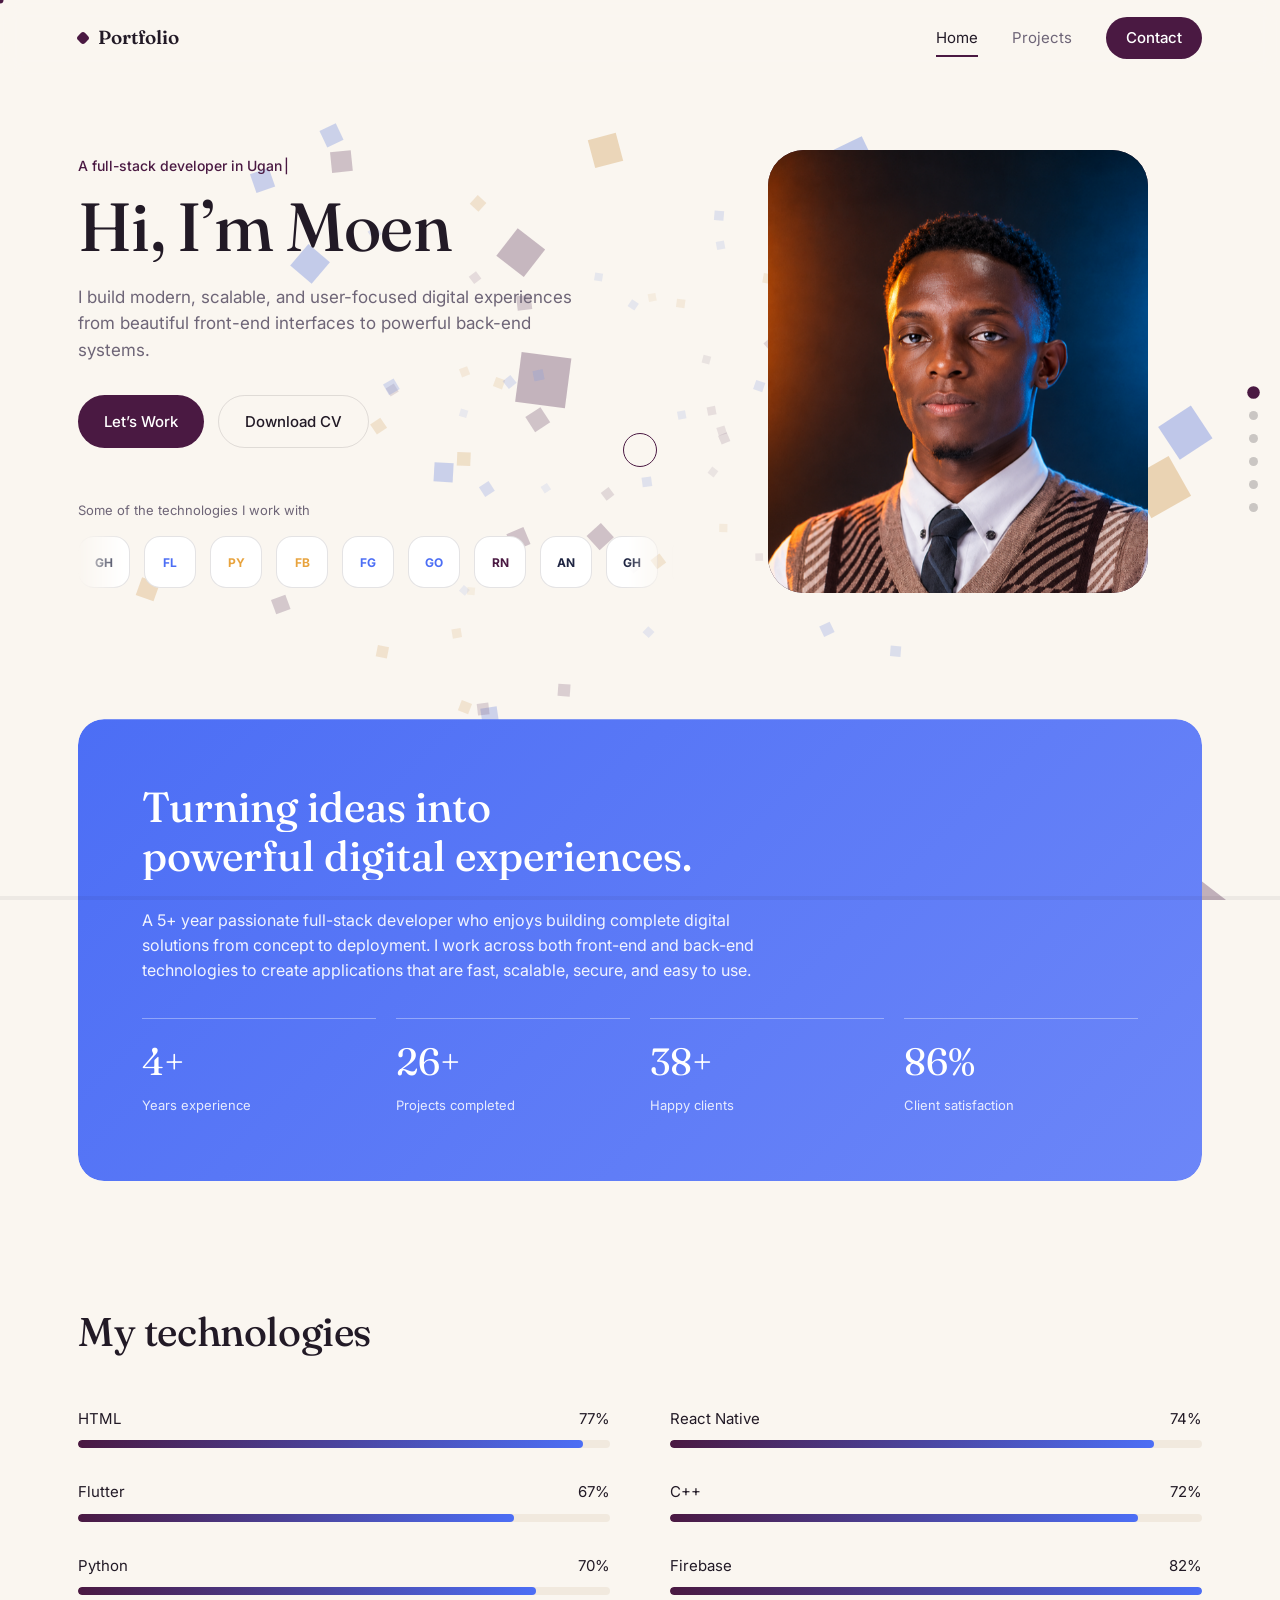
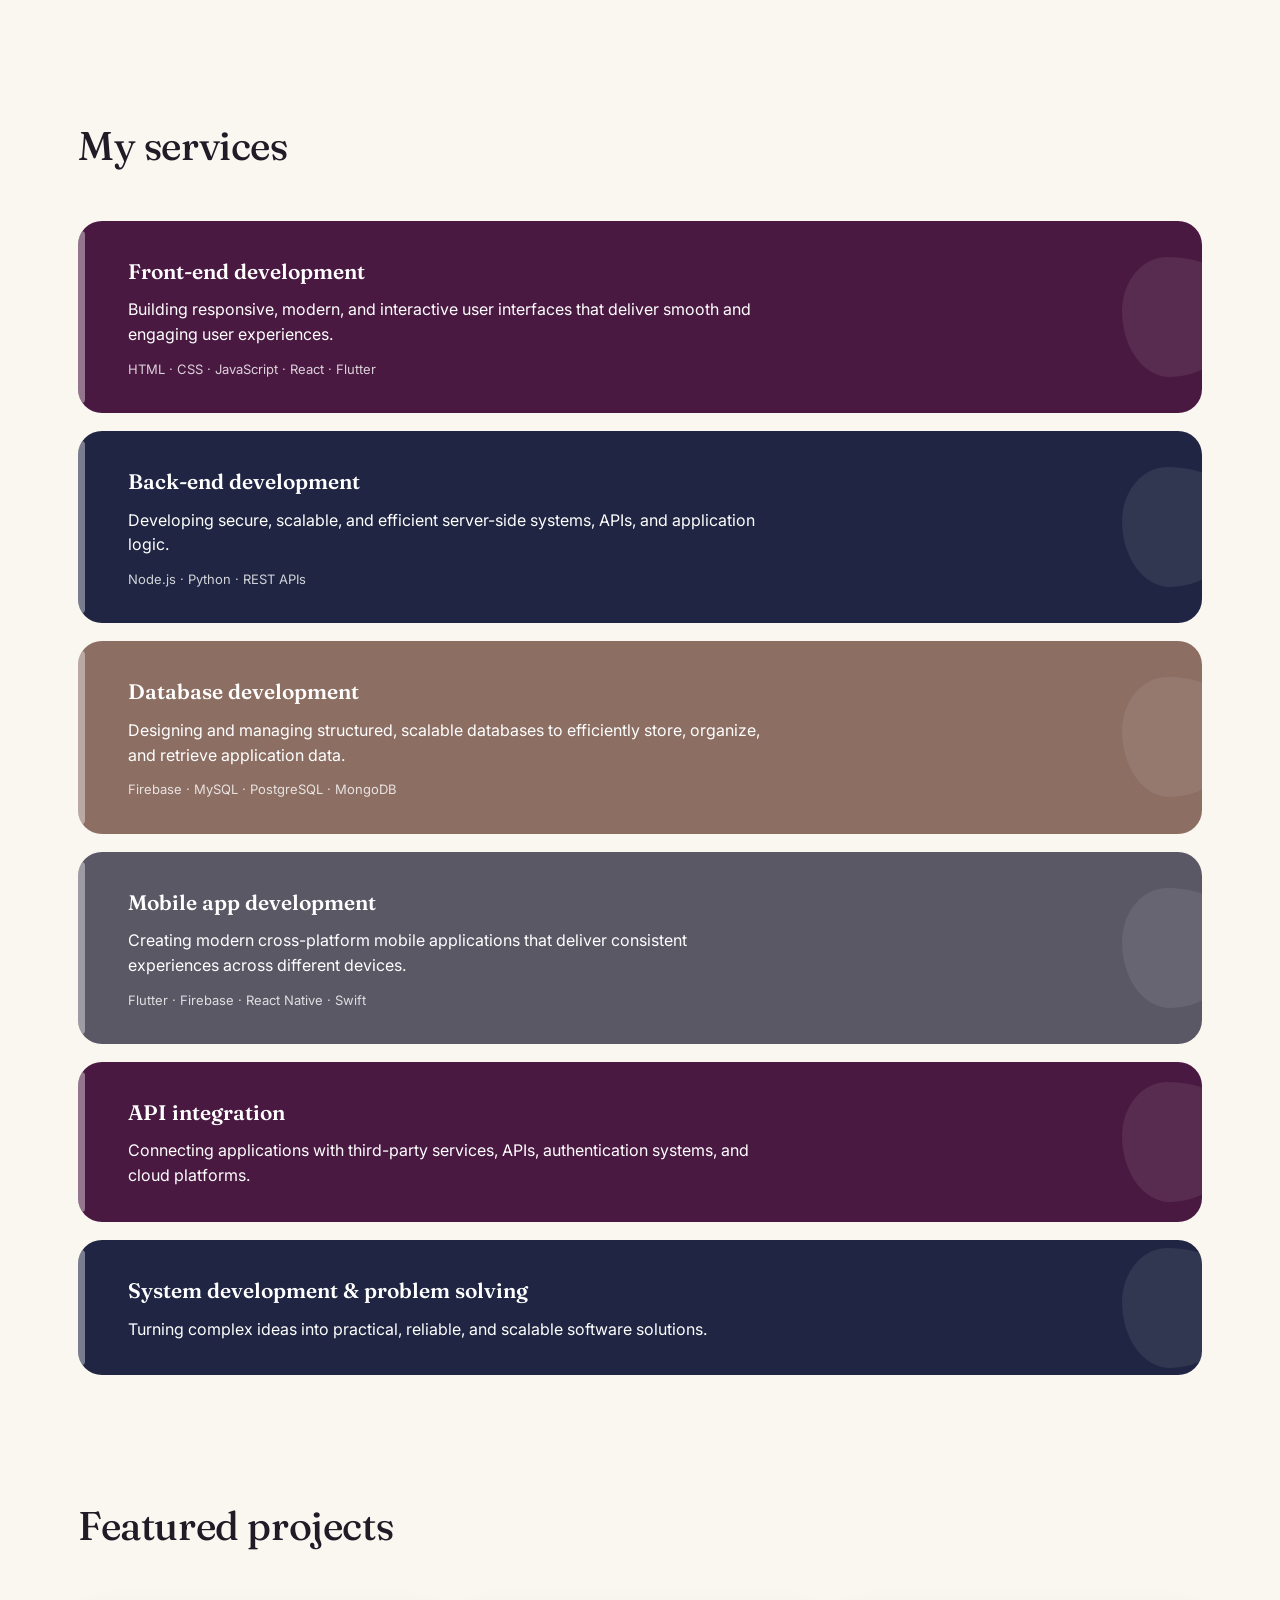
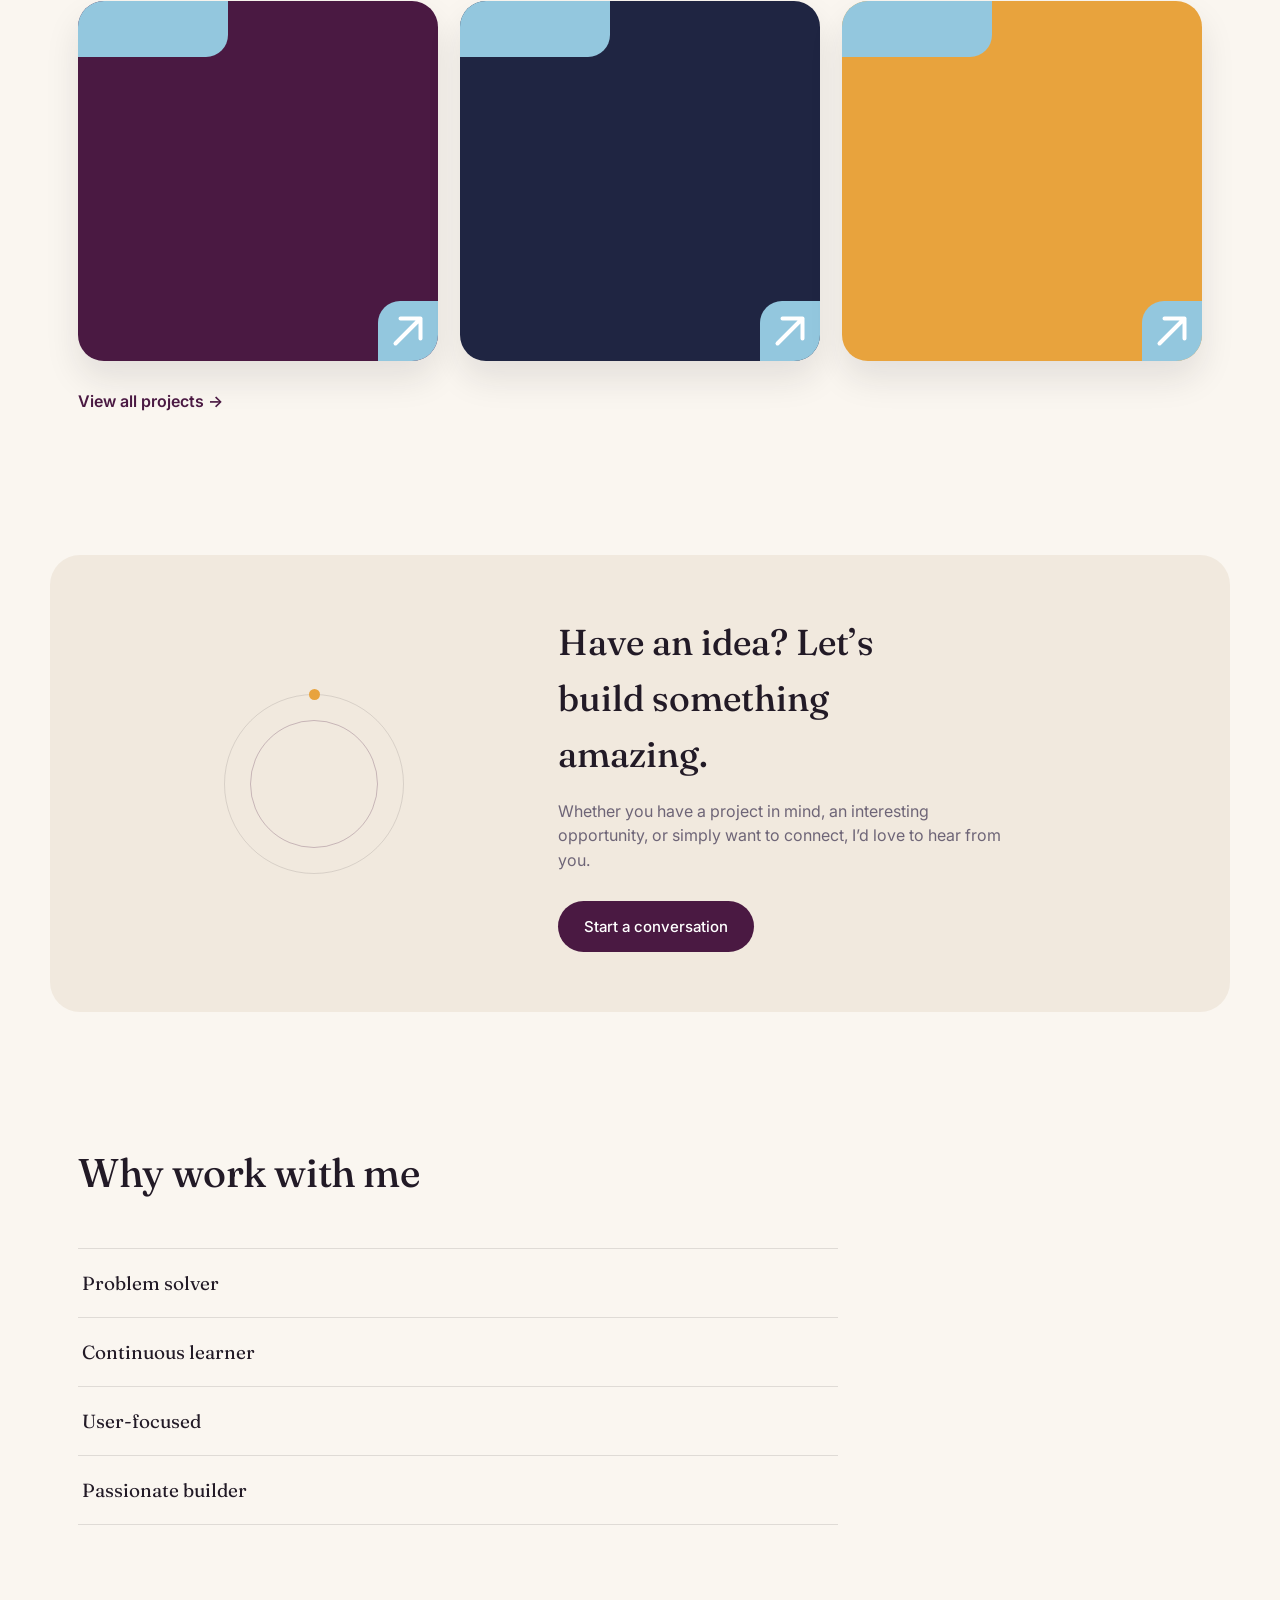
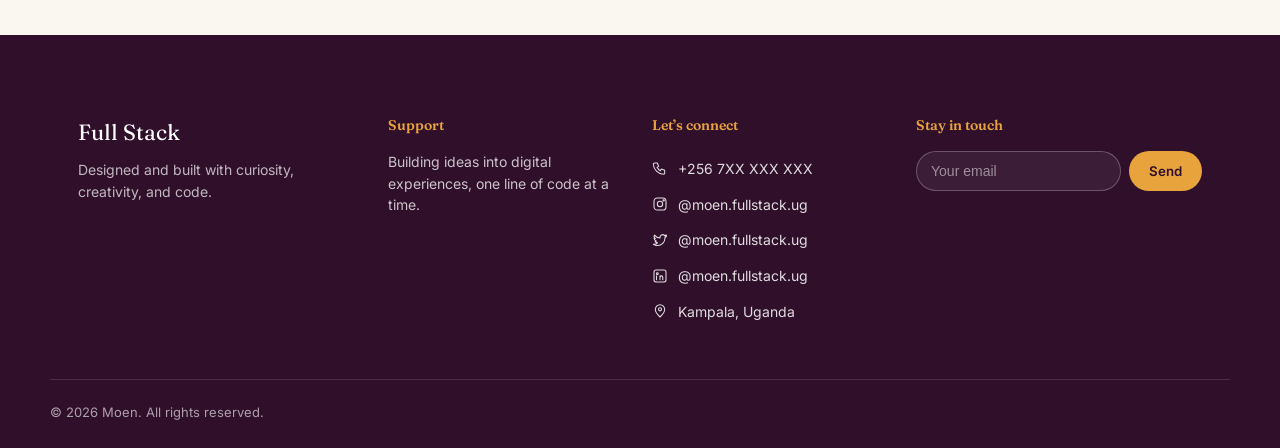
<file: index.html>
<!DOCTYPE html>
<html lang="en">
<head>
<meta charset="UTF-8">
<meta name="viewport" content="width=device-width, initial-scale=1.0">
<title>Moen: Full-Stack Developer in Uganda</title>
<meta name="description" content="Moen is a full-stack developer in Kampala, Uganda building fast, scalable front-end and back-end experiences.">
<link rel="preconnect" href="https://fonts.googleapis.com">
<link rel="preconnect" href="https://fonts.gstatic.com" crossorigin>
<link href="https://fonts.googleapis.com/css2?family=Fraunces:opsz,wght@9..144,340;9..144,470;9..144,600&family=Inter:wght@400;500;600;700&display=swap" rel="stylesheet">
<link rel="stylesheet" href="css/styles.css">
</head>
<body>

<!-- Particle background -->
<canvas id="pageParticles" aria-hidden="true" style="position:fixed;inset:0;z-index:-1;width:100vw;height:100vh;pointer-events:none;"></canvas>

<!-- Preloader -->
<div class="preloader" id="preloader" aria-hidden="true">
  <div class="preloader-mark">
    <span class="letter">P</span><span class="letter">o</span><span class="letter">r</span><span class="letter">t</span><span class="letter">f</span><span class="letter">o</span><span class="letter">l</span><span class="letter">i</span><span class="letter">o</span>
  </div>
  <div class="preloader-bar"><span></span></div>
</div>

<!-- Cursor -->
<div class="cursor-dot" id="cursorDot"></div>
<div class="cursor-ring" id="cursorRing"></div>

<!-- Scroll progress -->
<div class="scroll-progress" aria-hidden="true"><span id="scrollProgressFill"></span></div>

<!-- Section nav -->
<nav class="section-nav" id="sectionNav" aria-label="Section navigator">
  <button data-target="home" aria-label="Home"><span class="dot-tip">Home</span></button>
  <button data-target="about" aria-label="About"><span class="dot-tip">About</span></button>
  <button data-target="tech" aria-label="Technologies"><span class="dot-tip">Technologies</span></button>
  <button data-target="services" aria-label="Services"><span class="dot-tip">Services</span></button>
  <button data-target="projects" aria-label="Projects"><span class="dot-tip">Projects</span></button>
  <button data-target="contact" aria-label="Contact"><span class="dot-tip">Contact</span></button>
</nav>

<!-- Header -->
<header class="site-header" id="siteHeader">
  <div class="wrap header-inner">
    <a href="#home" class="brand" id="brandMark">
      <span class="brand-mark"></span>
      <span class="brand-word" data-split-word="Portfolio">Portfolio</span>
    </a>
    <nav class="main-nav" id="mainNav">
      <a href="#home" class="nav-link is-active" data-nav="home">Home</a>
      <a href="projects.html" class="nav-link" data-nav="projects">Projects</a>
      <a href="contact.html" class="nav-link nav-cta" data-nav="contact">Contact</a>
    </nav>
    <div class="mobile-nav-group">
      <span class="nav-current-label" id="navCurrentLabel">Home</span>
      <button class="nav-toggle" id="navToggle" aria-label="Toggle menu" aria-expanded="false">
        <span></span><span></span><span></span>
      </button>
    </div>
  </div>
</header>

<main>

  <!-- Hero -->
<section class="hero" id="home" data-label="Home">
    <div class="wrap hero-inner">
      <div class="hero-copy">
        <p class="hero-role" id="heroTyping" aria-live="polite"></p>
        <h1 class="hero-title reveal-lines">
          <span class="line"><span class="line-inner">Hi, I&rsquo;m Moen</span></span>
        </h1>
        <p class="hero-desc reveal-up" data-delay="1">
          I build modern, scalable, and user-focused digital experiences
          from beautiful front-end interfaces to powerful back-end systems.
        </p>
        <div class="hero-actions reveal-up" data-delay="2">
          <a href="contact.html" class="btn btn-primary" data-cursor="hover">Let&rsquo;s Work <span class="btn-shape"></span></a>
          <a href="#" class="btn btn-ghost" data-cursor="hover">Download CV</a>
        </div>
        <div class="hero-tech-note reveal-up" data-delay="3">
          <span>Some of the technologies I work with</span>
        </div>
        <div class="tech-marquee" id="techMarquee" aria-label="Technology logos">
          <div class="tech-track" id="techTrack"></div>
        </div>
        <div id="techDetailSlot"></div>
      </div>

      <div class="hero-figure">
        <div class="hero-photo-mask" id="heroPhotoMask">
          <img src="content/images/profile.png" alt="" id="heroPhoto">
        </div>
      </div>
    </div>
  </section>

  <!-- About -->
<section class="about" id="about">
    <div class="wrap about-inner">
      <div class="about-card reveal-morph">
        <h2 class="about-heading reveal-lines">
          <span class="line"><span class="line-inner">Turning ideas into</span></span>
          <span class="line"><span class="line-inner">powerful digital experiences.</span></span>
        </h2>
        <p class="about-text">
          A 5+ year passionate full-stack developer who enjoys building complete digital
          solutions from concept to deployment. I work across both front-end and back-end
          technologies to create applications that are fast, scalable, secure, and easy to use.
        </p>
        <div class="stat-grid" id="statGrid"></div>
      </div>
    </div>
  </section>

  <!-- Technologies -->
<section class="skills" id="tech">
    <div class="wrap">
      <h2 class="section-heading reveal-lines"><span class="line"><span class="line-inner">My technologies</span></span></h2>
      <div class="skill-grid" id="skillGrid"></div>
    </div>
  </section>

  <!-- Services -->
<section class="services" id="services">
    <div class="wrap">
      <h2 class="section-heading reveal-lines"><span class="line"><span class="line-inner">My services</span></span></h2>
      <div class="service-list" id="serviceList"></div>
    </div>
  </section>

  <!-- Projects -->
<section class="projects" id="projects" data-label="Projects">
    <div class="wrap">
      <h2 class="section-heading reveal-lines"><span class="line"><span class="line-inner">Featured projects</span></span></h2>
      <div class="project-grid" id="projectGrid"></div>
      <a href="projects.html" class="view-all-link reveal-up" data-cursor="hover">View all projects →</a>
    </div>
  </section>

  <!-- CTA -->
<section class="cta-band" id="ideaCta">
    <div class="wrap cta-inner">
      <div class="cta-visual" aria-hidden="true">
        <div class="cta-orbit">
          <span class="orbit-ring r1"></span>
          <span class="orbit-ring r2"></span>
          <span class="orbit-dot"></span>
        </div>
      </div>
      <div class="cta-copy reveal-up">
        <h2>Have an idea? Let&rsquo;s build something amazing.</h2>
        <p>Whether you have a project in mind, an interesting opportunity, or simply want
        to connect, I&rsquo;d love to hear from you.</p>
        <a href="contact.html" class="btn btn-primary" data-cursor="hover">Start a conversation</a>
      </div>
    </div>
  </section>

  <!-- Why work with me -->
<section class="why" id="why">
    <div class="wrap">
      <h2 class="section-heading reveal-lines"><span class="line"><span class="line-inner">Why work with me</span></span></h2>
      <div class="accordion" id="accordion"></div>
    </div>
  </section>

</main>

<!-- Footer -->
<footer class="site-footer" id="contact" data-label="Contact">
  <div class="wrap footer-inner">
    <div class="footer-brand">
      <span class="footer-mark">Full Stack</span>
      <p>Designed and built with curiosity, creativity, and code.</p>
    </div>
    <div class="footer-col">
      <h3>Support</h3>
      <p>Building ideas into digital experiences, one line of code at a time.</p>
    </div>
    <div class="footer-col" id="footerConnect">
      <h3>Let&rsquo;s connect</h3>
    </div>
    <div class="footer-col footer-form">
      <h3>Stay in touch</h3>
      <form id="subscribeForm" novalidate>
        <input type="email" placeholder="Your email" required aria-label="Your email">
        <button type="submit" data-cursor="hover">Send</button>
      </form>
      <p class="form-feedback" id="formFeedback" role="status" aria-live="polite"></p>
    </div>
  </div>
  <div class="wrap footer-bottom">
    <p>&copy; 2026 Moen. All rights reserved.</p>
  </div>
</footer>

<script type="module" src="js/main.js"></script>
</body>
</html>
</file>
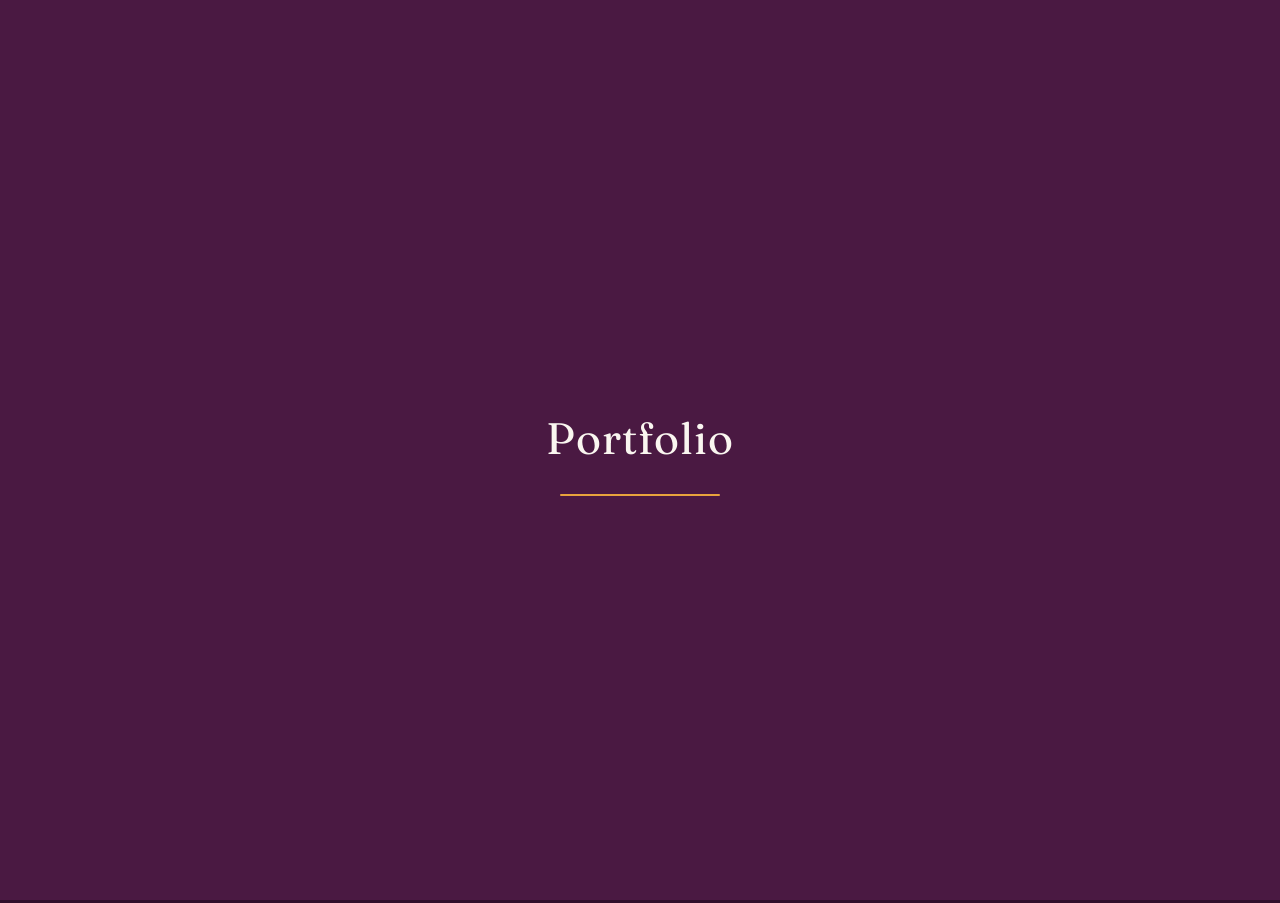
<file: contact.html>
<!DOCTYPE html>
<html lang="en">
<head>
<meta charset="UTF-8">
<meta name="viewport" content="width=device-width, initial-scale=1.0">
<title>Contact | Moen</title>
<meta name="description" content="Get in touch with Moen, a full-stack developer in Kampala, Uganda.">
<link rel="preconnect" href="https://fonts.googleapis.com">
<link rel="preconnect" href="https://fonts.gstatic.com" crossorigin>
<link href="https://fonts.googleapis.com/css2?family=Fraunces:opsz,wght@9..144,340;9..144,470;9..144,600&family=Inter:wght@400;500;600;700&display=swap" rel="stylesheet">
<link rel="stylesheet" href="css/styles.css">
<link rel="stylesheet" href="css/contact.css">
</head>
<body>

<!-- Particle background -->
<canvas id="pageParticles" aria-hidden="true" style="position:fixed;inset:0;z-index:-1;width:100vw;height:100vh;pointer-events:none;"></canvas>

<!-- Preloader -->
<div class="preloader" id="preloader" aria-hidden="true">
  <div class="preloader-mark">
    <span class="letter">P</span><span class="letter">o</span><span class="letter">r</span><span class="letter">t</span><span class="letter">f</span><span class="letter">o</span><span class="letter">l</span><span class="letter">i</span><span class="letter">o</span>
  </div>
  <div class="preloader-bar"><span></span></div>
</div>

<!-- Cursor -->
<div class="cursor-dot" id="cursorDot"></div>
<div class="cursor-ring" id="cursorRing"></div>

<!-- Scroll progress -->
<div class="scroll-progress" aria-hidden="true"><span id="scrollProgressFill"></span></div>

<!-- Header -->
<header class="site-header" id="siteHeader">
  <div class="wrap header-inner">
    <a href="index.html" class="brand" id="brandMark">
      <span class="brand-mark"></span>
      <span class="brand-word">Portfolio</span>
    </a>
    <nav class="main-nav" id="mainNav">
      <a href="index.html" class="nav-link" data-nav="home">Home</a>
      <a href="projects.html" class="nav-link" data-nav="projects">Projects</a>
      <a href="contact.html" class="nav-link nav-cta is-active" data-nav="contact">Contact</a>
    </nav>
    <div class="mobile-nav-group">
      <span class="nav-current-label" id="navCurrentLabel">Contact</span>
      <button class="nav-toggle" id="navToggle" aria-label="Toggle menu" aria-expanded="false">
        <span></span><span></span><span></span>
      </button>
    </div>
  </div>
</header>

<main>
  <!-- Page hero -->
  <section class="page-hero wrap">
    <p class="page-kicker">Get in touch</p>
    <h1 class="reveal-lines"><span class="line"><span class="line-inner">Let&rsquo;s build something.</span></span></h1>
    <p class="page-hero-sub reveal-up" data-delay="1">Have a project, a role, or just a question? Send a message and I&rsquo;ll get back to you.</p>
  </section>

  <!-- Contact form + info -->
  <section class="contact-layout wrap">
    <form class="contact-form reveal-up" id="contactForm" novalidate>
      <div class="form-row">
        <label>Name
          <input type="text" name="name" required autocomplete="name">
        </label>
        <label>Email
          <input type="email" name="email" required autocomplete="email">
        </label>
      </div>
      <label>Subject
        <input type="text" name="subject" required>
      </label>
      <label>Message
        <textarea name="message" rows="6" required></textarea>
      </label>
      <button type="submit" class="btn btn-primary" data-cursor="hover">Send message</button>
      <p class="form-feedback" id="contactFeedback" role="status" aria-live="polite"></p>
      <p class="form-note">This form runs client-side only for now. See README for how to connect it to a real email service.</p>
    </form>

    <aside class="contact-side reveal-up" data-delay="1">
      <div class="contact-side-block">
        <h3>Direct</h3>
        <a href="mailto:hello@moen.dev" class="contact-direct-link" data-cursor="hover">hello@moen.dev</a>
      </div>
      <div class="contact-side-block">
        <h3>Elsewhere</h3>
        <div id="contactSocials"></div>
      </div>
      <div class="contact-side-block">
        <h3>Based in</h3>
        <p>Kampala, Uganda, working with clients everywhere.</p>
      </div>
    </aside>
  </section>
</main>

<!-- Footer -->
<footer class="site-footer footer-minimal" id="contact-footer">
  <div class="wrap footer-bottom" style="border-top:none;">
    <p>&copy; 2026 Moen. All rights reserved.</p>
  </div>
</footer>

<script type="module" src="js/contact.js"></script>
</body>
</html>
</file>
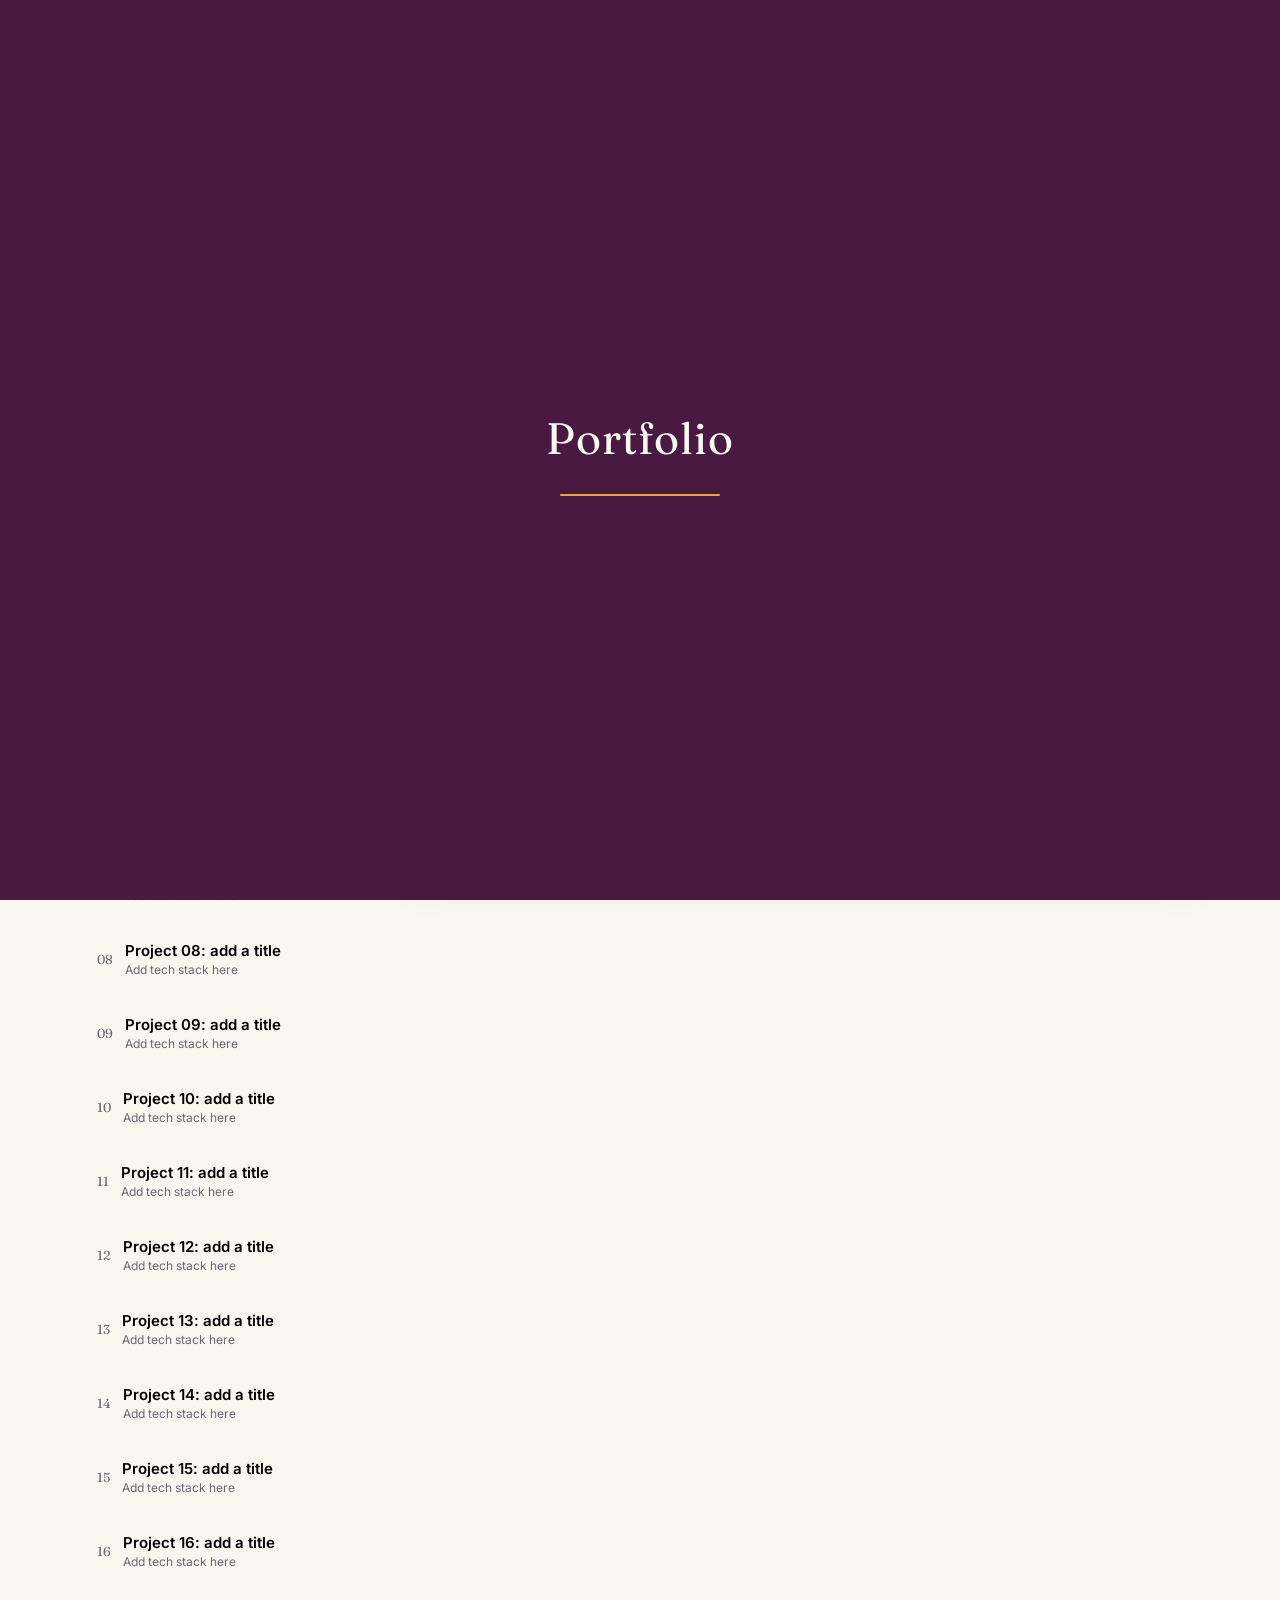
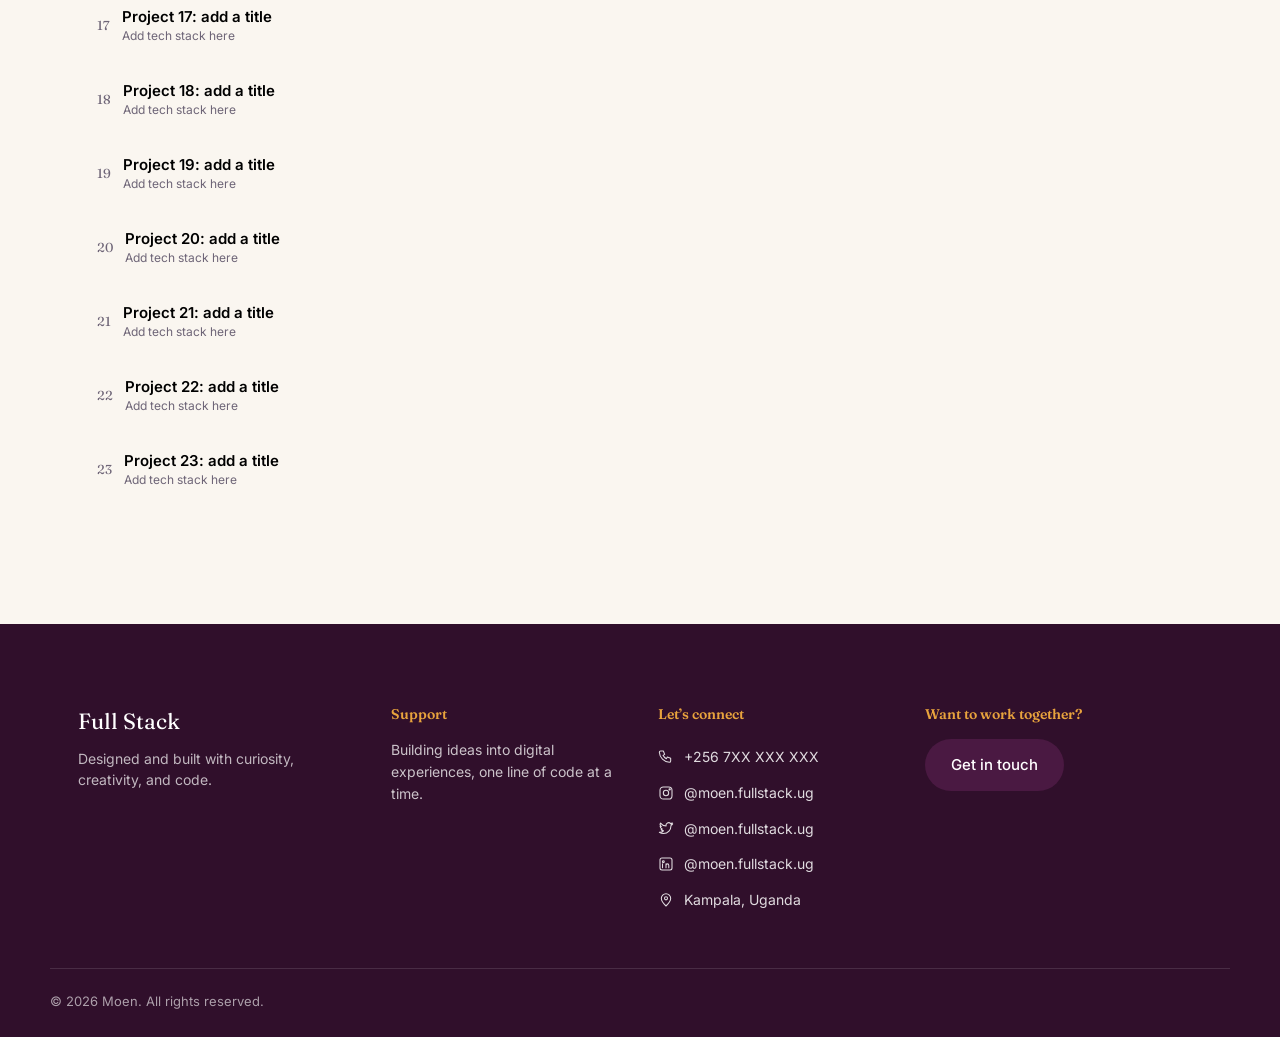
<file: projects.html>
<!DOCTYPE html>
<html lang="en">
<head>
<meta charset="UTF-8">
<meta name="viewport" content="width=device-width, initial-scale=1.0">
<title>Projects | Moen</title>
<meta name="description" content="Selected projects by Moen, a full-stack developer in Kampala, Uganda.">
<link rel="preconnect" href="https://fonts.googleapis.com">
<link rel="preconnect" href="https://fonts.gstatic.com" crossorigin>
<link href="https://fonts.googleapis.com/css2?family=Fraunces:opsz,wght@9..144,340;9..144,470;9..144,600&family=Inter:wght@400;500;600;700&display=swap" rel="stylesheet">
<link rel="stylesheet" href="css/styles.css">
<link rel="stylesheet" href="css/projects.css">
</head>
<body>

<!-- Particle background -->
<canvas id="pageParticles" aria-hidden="true" style="position:fixed;inset:0;z-index:-1;width:100vw;height:100vh;pointer-events:none;"></canvas>

<!-- Preloader -->
<div class="preloader" id="preloader" aria-hidden="true">
  <div class="preloader-mark">
    <span class="letter">P</span><span class="letter">o</span><span class="letter">r</span><span class="letter">t</span><span class="letter">f</span><span class="letter">o</span><span class="letter">l</span><span class="letter">i</span><span class="letter">o</span>
  </div>
  <div class="preloader-bar"><span></span></div>
</div>

<!-- Cursor -->
<div class="cursor-dot" id="cursorDot"></div>
<div class="cursor-ring" id="cursorRing"></div>

<!-- Scroll progress -->
<div class="scroll-progress" aria-hidden="true"><span id="scrollProgressFill"></span></div>

<!-- Header -->
<header class="site-header" id="siteHeader">
  <div class="wrap header-inner">
    <a href="index.html" class="brand" id="brandMark">
      <span class="brand-mark"></span>
      <span class="brand-word">Portfolio</span>
    </a>
    <nav class="main-nav" id="mainNav">
      <a href="index.html" class="nav-link" data-nav="home">Home</a>
      <a href="projects.html" class="nav-link is-active" data-nav="projects">Projects</a>
      <a href="contact.html" class="nav-link nav-cta" data-nav="contact">Contact</a>
    </nav>
    <div class="mobile-nav-group">
      <span class="nav-current-label" id="navCurrentLabel">Projects</span>
      <button class="nav-toggle" id="navToggle" aria-label="Toggle menu" aria-expanded="false">
        <span></span><span></span><span></span>
      </button>
    </div>
  </div>
</header>

<main>
  <!-- Page hero -->
  <section class="page-hero wrap">
    <p class="page-kicker">Selected work</p>
    <h1 class="reveal-lines"><span class="line"><span class="line-inner">Projects</span></span></h1>
    <p class="page-hero-sub reveal-up" data-delay="1">Pick a project from the list to see what it does, what it's built with, and where to see it live.</p>
  </section>

  <!-- Project browser -->
  <section class="project-browser wrap">
    <nav class="project-list" id="projectList" aria-label="Project list"></nav>
    <div class="project-detail" id="projectDetail"></div>
  </section>
</main>

<!-- Footer -->
<footer class="site-footer" id="contact">
  <div class="wrap footer-inner">
    <div class="footer-brand">
      <span class="footer-mark">Full Stack</span>
      <p>Designed and built with curiosity, creativity, and code.</p>
    </div>
    <div class="footer-col">
      <h3>Support</h3>
      <p>Building ideas into digital experiences, one line of code at a time.</p>
    </div>
    <div class="footer-col" id="footerConnect">
      <h3>Let&rsquo;s connect</h3>
    </div>
    <div class="footer-col">
      <h3>Want to work together?</h3>
      <a href="contact.html" class="btn btn-primary" data-cursor="hover">Get in touch</a>
    </div>
  </div>
  <div class="wrap footer-bottom">
    <p>&copy; 2026 Moen. All rights reserved.</p>
  </div>
</footer>

<script type="module" src="js/projects.js"></script>
</body>
</html>
</file>
<file: css/styles.css>
/* DESIGN TOKENS */
:root{
  --bg:            #FAF6F0;
  --bg-soft:       #F1E9DE;
  --plum:          #4A1942;
  --plum-dark:     #300F2B;
  --navy:          #1F2542;
  --blue:          #4C6EF5;
  --amber:         #E8A33D;
  --amber-soft:    #F4CE8C;
  --ink:           #221A26;
  --ink-muted:     #6E6577;
  --line:          rgba(34,26,38,0.12);
  --paper:         #FFFFFF;

  --radius-sm: 10px;
  --radius-md: 22px;
  --radius-lg: 40px;

  --font-display: 'Fraunces', serif;
  --font-body: 'Inter', -apple-system, BlinkMacSystemFont, sans-serif;

  --ease: cubic-bezier(.16,.84,.44,1);
  --ease-soft: cubic-bezier(.22,.9,.36,1);

  --wrap: 1180px;
}

@media (prefers-reduced-motion: reduce){
  *,*::before,*::after{ animation-duration:.001ms !important; animation-iteration-count:1 !important; transition-duration:.001ms !important; scroll-behavior:auto !important; }
}

*{ box-sizing:border-box; }
html{ scroll-behavior:smooth; }
body{
  margin:0;
  background:var(--bg);
  color:var(--ink);
  font-family:var(--font-body);
  line-height:1.55;
  -webkit-font-smoothing:antialiased;
  overflow-x:hidden;
}
img{ max-width:100%; display:block; }
a{ color:inherit; text-decoration:none; }
button{ font-family:inherit; cursor:pointer; }
h1,h2,h3{ font-family:var(--font-display); margin:0; color:var(--ink); }
p{ margin:0; }
.wrap{
  max-width:var(--wrap); margin:0 auto;
  padding-left:max(28px, env(safe-area-inset-left));
  padding-right:max(28px, env(safe-area-inset-right));
}

.has-custom-cursor, .has-custom-cursor a, .has-custom-cursor button{ cursor:none; }

#pageParticles{
  position:fixed; inset:0; z-index:-1; width:100vw; height:100vh; pointer-events:none;
}

/* CUSTOM CURSOR */
.cursor-dot, .cursor-ring{
  position:fixed; top:0; left:0; pointer-events:none; z-index:9998;
  border-radius:50%; transform:translate(-50%,-50%);
  opacity:0; transition:opacity .2s var(--ease);
}
.cursor-dot{ width:7px; height:7px; background:var(--plum); }
.cursor-ring{ width:34px; height:34px; border:1.5px solid var(--plum); transition:opacity .2s var(--ease), width .25s var(--ease), height .25s var(--ease), background .25s var(--ease); }
.has-custom-cursor .cursor-dot,.has-custom-cursor .cursor-ring{ opacity:1; }
.cursor-ring.is-hover{ width:56px; height:56px; background:rgba(74,25,66,0.08); }

/* PRELOADER */
.preloader{
  position:fixed; inset:0; z-index:9999; background:var(--plum);
  display:flex; flex-direction:column; align-items:center; justify-content:center; gap:22px;
  transition:transform .8s var(--ease), opacity .6s ease .1s;
}
.preloader.is-done{ transform:translateY(-100%); opacity:0; pointer-events:none; }
.preloader-mark{ display:flex; font-family:var(--font-display); font-size:clamp(28px,5vw,44px); color:var(--bg); letter-spacing:.02em; }
.preloader-mark .letter{ display:inline-block; opacity:0; transform:translateY(18px); animation:letterIn .55s var(--ease) forwards; }
@keyframes letterIn{ to{ opacity:1; transform:translateY(0); } }
.preloader-bar{ width:160px; height:2px; background:rgba(255,255,255,.25); overflow:hidden; border-radius:2px; }
.preloader-bar span{ display:block; height:100%; width:0%; background:var(--amber); animation:barFill 1.4s var(--ease) .3s forwards; }
@keyframes barFill{ to{ width:100%; } }

/* SCROLL PROGRESS (fixed bottom strip) */
.scroll-progress{
  position:fixed; left:0; right:0; bottom:env(safe-area-inset-bottom, 0); height:4px; z-index:900;
  background:rgba(34,26,38,0.06);
}
.scroll-progress span{
  display:block; height:100%; width:0%;
  background:linear-gradient(90deg, var(--plum), var(--blue), var(--amber));
  transition:width .08s linear;
}

/* SECTION DOT NAVIGATOR */
.section-nav{
  position:fixed; right:22px; top:50%; transform:translateY(-50%); z-index:850;
  display:flex; flex-direction:column; gap:14px;
}
.section-nav button{
  position:relative; width:9px; height:9px; border-radius:50%;
  background:rgba(34,26,38,0.22); border:none; padding:0;
  transition:background .25s var(--ease), transform .25s var(--ease);
}
.section-nav button.is-active{ background:var(--plum); transform:scale(1.4); }
.dot-tip{
  position:absolute; right:20px; top:50%; transform:translateY(-50%) translateX(6px);
  background:var(--ink); color:#fff; font-size:12px; padding:5px 10px; border-radius:8px;
  white-space:nowrap; opacity:0; pointer-events:none; transition:opacity .2s var(--ease), transform .2s var(--ease);
}
.section-nav button:hover .dot-tip{ opacity:1; transform:translateY(-50%) translateX(0); }
@media (max-width:900px){ .section-nav{ display:none; } }

/* HEADER */
.site-header{
  position:fixed; top:0; left:0; right:0; z-index:800;
  background:rgba(250,246,240,0.75); backdrop-filter:blur(10px);
  border-bottom:1px solid transparent; transition:border-color .3s ease, background .3s ease;
}
.site-header.is-scrolled{ border-color:var(--line); background:rgba(250,246,240,0.92); }
.header-inner{ display:flex; align-items:center; justify-content:space-between; height:76px; }
.brand{ display:flex; align-items:center; gap:10px; font-weight:600; font-size:17px; }
.brand-mark{ width:10px; height:10px; border-radius:3px; background:var(--plum); transform:rotate(45deg); }
.brand-word{ font-family:var(--font-display); font-size:19px; }
.main-nav{ display:flex; align-items:center; gap:34px; }
.nav-link{ position:relative; font-size:15px; color:var(--ink-muted); padding:4px 0; transition:color .2s ease; }
.nav-link::after{ content:""; position:absolute; left:0; right:0; bottom:-3px; height:1.5px; background:var(--plum); transform:scaleX(0); transform-origin:left; transition:transform .3s var(--ease); }
.nav-link:hover, .nav-link.is-active{ color:var(--ink); }
.nav-link.is-active::after{ transform:scaleX(1); }
.nav-cta{
  background:var(--plum); color:#fff !important; padding:9px 20px; border-radius:100px; font-weight:500;
}
.nav-cta::after{ display:none; }
.mobile-nav-group{ display:none; align-items:center; gap:14px; }
.nav-current-label{ font-size:13px; font-weight:600; color:var(--ink-muted); text-transform:uppercase; letter-spacing:.04em; }
.nav-toggle{ display:none; flex-direction:column; gap:5px; background:none; border:none; padding:8px; }
.nav-toggle span{ width:22px; height:2px; background:var(--ink); transition:transform .3s var(--ease), opacity .3s ease; }

@media (max-width:760px){
  .mobile-nav-group{ display:flex; }
  .nav-toggle{ display:flex; }
  .main-nav{
    position:fixed; top:76px; left:0; right:0; background:var(--bg);
    flex-direction:column; align-items:flex-start; gap:0; padding:10px 28px 24px;
    border-bottom:1px solid var(--line);
    transform:translateY(-8px); opacity:0; pointer-events:none;
    transition:transform .3s var(--ease), opacity .3s ease;
  }
  .main-nav.is-open{ transform:translateY(0); opacity:1; pointer-events:auto; }
  .nav-link{ width:100%; padding:12px 0; }
  .nav-cta{ margin-top:8px; text-align:center; }
}

/* REVEAL ANIMATION PRIMITIVES */
.line{ display:block; overflow:hidden; }
.line-inner{ display:inline-block; transform:translateY(110%); transition:transform .9s var(--ease); }
.reveal-lines.in-view .line-inner{ transform:translateY(0); }
.reveal-lines .line:nth-child(2) .line-inner{ transition-delay:.08s; }

.reveal-up{ opacity:0; transform:translateY(26px); transition:opacity .7s var(--ease-soft), transform .7s var(--ease-soft); }
.reveal-up.in-view{ opacity:1; transform:translateY(0); }
.reveal-up[data-delay="1"]{ transition-delay:.08s; }
.reveal-up[data-delay="2"]{ transition-delay:.16s; }
.reveal-up[data-delay="3"]{ transition-delay:.24s; }

.reveal-morph{
  opacity:0; clip-path:inset(6% 6% 6% 6% round 26px); transform:scale(.96);
  transition:opacity .8s var(--ease-soft), clip-path .8s var(--ease-soft), transform .8s var(--ease-soft);
}
.reveal-morph.in-view{ opacity:1; clip-path:inset(0% 0% 0% 0% round 26px); transform:scale(1); }

.service-list .service-card:nth-child(1){ transition-delay:0s; }
.service-list .service-card:nth-child(2){ transition-delay:.06s; }
.service-list .service-card:nth-child(3){ transition-delay:.12s; }
.service-list .service-card:nth-child(4){ transition-delay:.18s; }
.service-list .service-card:nth-child(5){ transition-delay:.24s; }
.service-list .service-card:nth-child(6){ transition-delay:.3s; }
.project-grid .project-card:nth-child(1){ transition-delay:0s; }
.project-grid .project-card:nth-child(2){ transition-delay:.08s; }
.project-grid .project-card:nth-child(3){ transition-delay:.16s; }

/* BUTTONS */
.btn{
  position:relative; display:inline-flex; align-items:center; justify-content:center;
  padding:14px 26px; font-size:15px; font-weight:500; border-radius:100px;
  overflow:hidden; isolation:isolate; transition:border-radius .45s var(--ease-soft), transform .25s var(--ease), color .3s ease;
}
.btn-primary{ background:var(--plum); color:#fff; }
.btn-primary .btn-shape{
  position:absolute; inset:0; z-index:-1; background:var(--blue);
  transform:translateX(-102%); transition:transform .45s var(--ease-soft);
}
.btn-primary:hover{ border-radius:14px; transform:translateY(-2px); }
.btn-primary:hover .btn-shape{ transform:translateX(0); }
.btn-ghost{ border:1.5px solid var(--line); color:var(--ink); }
.btn-ghost:hover{ border-radius:14px; border-color:var(--ink); transform:translateY(-2px); }

/* HERO */
.hero{ position:relative; padding:150px 0 90px; overflow:hidden; max-width:100vw; }
.hero-inner{ display:grid; grid-template-columns:minmax(0,1.1fr) minmax(0,.9fr); gap:40px; align-items:center; }
.hero-role{
  font-size:14px; color:var(--plum); font-weight:500; min-height:20px; margin-bottom:14px;
}
.hero-role::after{ content:"|"; margin-left:2px; animation:blink 1s steps(1) infinite; color:var(--plum); }
@keyframes blink{ 50%{ opacity:0; } }
.hero-title{ font-size:clamp(40px,6vw,68px); font-weight:470; line-height:1.05; letter-spacing:-.01em; }
.hero-desc{ margin-top:22px; max-width:46ch; color:var(--ink-muted); font-size:17px; }
.hero-actions{ margin-top:32px; display:flex; gap:14px; flex-wrap:wrap; }
.hero-tech-note{ margin-top:52px; font-size:13px; color:var(--ink-muted); }

.tech-marquee{ margin-top:16px; overflow:hidden; -webkit-mask-image:linear-gradient(90deg,transparent,#000 8%,#000 92%,transparent); mask-image:linear-gradient(90deg,transparent,#000 8%,#000 92%,transparent); }
.tech-track{ display:flex; gap:14px; width:max-content; animation:marquee 22s linear infinite; }
.tech-track:hover{ animation-play-state:paused; }
@keyframes marquee{ from{ transform:translateX(0); } to{ transform:translateX(-50%); } }
.tech-badge{
  position:relative; display:flex; align-items:center; justify-content:center;
  width:52px; height:52px; border-radius:16px; background:var(--paper); padding:0; margin:0;
  border:1px solid var(--line); flex:none; transition:transform .3s var(--ease), border-radius .3s var(--ease);
}
.tech-badge:hover{ transform:translateY(-4px) rotate(-4deg); border-radius:50%; }
.tech-abbr{ font-size:12px; font-weight:700; color:var(--badge-color); }
.tech-tip{
  position:absolute; bottom:120%; left:50%; transform:translateX(-50%) translateY(4px);
  background:var(--ink); color:#fff; font-size:11px; padding:4px 8px; border-radius:6px;
  white-space:nowrap; opacity:0; transition:opacity .2s ease, transform .2s ease; pointer-events:none;
}
.tech-badge:hover .tech-tip{ opacity:1; transform:translateX(-50%) translateY(0); }

.tech-detail{
  margin-top:16px; max-width:420px; padding:16px 20px; border-radius:16px;
  background:var(--paper); border:1px solid var(--line);
  animation:techDetailIn .35s var(--ease-soft);
}
@keyframes techDetailIn{ from{ opacity:0; transform:translateY(-6px); } to{ opacity:1; transform:translateY(0); } }
.tech-detail-head{ display:flex; justify-content:space-between; font-weight:600; margin-bottom:6px; }
.tech-detail-text{ font-size:13px; color:var(--ink-muted); margin-bottom:10px; }

.hero-figure{ position:relative; display:flex; align-items:center; justify-content:center; min-height:420px; min-width:0; width:100%; overflow:hidden; contain:layout paint; isolation:isolate; }

.hero-photo-mask{
  position:relative; width:min(380px,92%); max-width:100%; aspect-ratio:6/7; border-radius:36px;
  overflow:hidden; background:var(--plum-dark);
}
.hero-photo-mask img{ width:100%; height:100%; object-fit:cover; transform:scale(1.02); transition:transform .6s var(--ease-soft); will-change:transform; }

/* ABOUT */
.about{ padding:36px 0 100px; }
.about-card{
  background:linear-gradient(135deg, var(--blue), #6C86F8);
  border-radius:26px; padding:clamp(32px,5vw,64px); color:#fff;
  display:grid; gap:28px;
}
.about-heading{ font-size:clamp(28px,4vw,42px); font-weight:470; line-height:1.15; color:#fff; }
.about-text{ max-width:62ch; opacity:.92; font-size:16px; }
.stat-grid{ display:grid; grid-template-columns:repeat(4,1fr); gap:20px; margin-top:8px; }
.stat{ border-top:1px solid rgba(255,255,255,.35); padding-top:14px; }
.stat-number{ display:block; font-family:var(--font-display); font-size:clamp(26px,3vw,38px); }
.stat-label{ font-size:13px; opacity:.85; }
@media (max-width:640px){ .stat-grid{ grid-template-columns:repeat(2,1fr); } }

/* SECTION HEADING (generic) */
.section-heading{ font-size:clamp(28px,4vw,40px); font-weight:470; margin-bottom:44px; letter-spacing:-.01em; }

/* SKILLS */
.skills{ padding:20px 0 100px; }
.skill-grid{ display:grid; grid-template-columns:1fr 1fr; gap:32px 60px; }
.skill-head{ display:flex; justify-content:space-between; font-size:15px; margin-bottom:10px; }
.skill-track{ height:8px; background:var(--bg-soft); border-radius:6px; overflow:hidden; }
.skill-fill{ height:100%; width:0%; border-radius:6px; background:linear-gradient(90deg,var(--plum),var(--blue)); transition:width 1.4s var(--ease-soft); }
@media (max-width:700px){ .skill-grid{ grid-template-columns:1fr; } }

/* SERVICES */
.services{ padding:20px 0 100px; }
.service-list{ display:grid; gap:18px; }
.service-card{
  position:relative; padding:34px clamp(24px,4vw,44px) 34px clamp(30px,4.6vw,50px); border-radius:24px; overflow:hidden;
  transition:border-radius .5s var(--ease-soft), transform .35s var(--ease);
  color:#fff;
}
.service-card:hover{ border-radius:8px; transform:translateX(6px); }
.service-card::before{
  content:""; position:absolute; left:0; top:10px; bottom:10px; width:7px; border-radius:6px;
  background:rgba(255,255,255,.4);
}
.service-card h3{ font-size:21px; font-weight:600; margin-bottom:10px; color:#fff; }
.service-card p{ max-width:64ch; color:#fff; }
.service-tech{ margin-top:12px; font-size:13px; opacity:.8; color:#fff; }
.service-shape{
  position:absolute; right:-40px; top:50%; transform:translateY(-50%) rotate(0deg);
  width:120px; height:120px; border-radius:38% 62% 60% 40% / 45% 40% 60% 55%;
  background:rgba(255,255,255,.08); transition:transform .6s var(--ease-soft), border-radius .6s var(--ease-soft);
}
.service-card:hover .service-shape{ transform:translateY(-50%) rotate(35deg) scale(1.15); border-radius:50%; }
.service-card.tone-plum{ background:var(--plum); color:#fff; }
.service-card.tone-navy{ background:var(--navy); color:#fff; }
.service-card.tone-clay{ background:#8C6E63; color:#fff; }
.service-card.tone-slate{ background:#5B5866; color:#fff; }

/* PROJECTS */
.projects{ padding:20px 0 100px; }
.project-grid{ display:grid; grid-template-columns:repeat(3,1fr); gap:22px; }
:root{ --card-tab: #93C7DE; }
.project-card{
  position:relative; display:block; border-radius:26px;
  min-height:360px; overflow:hidden; transform-style:preserve-3d;
  transition:transform .12s linear, box-shadow .3s ease;
  box-shadow:0 18px 34px rgba(34,26,38,0.1);
}
.project-card.tone-plum{ background:var(--plum); }
.project-card.tone-navy{ background:var(--navy); }
.project-card.tone-amber{ background:var(--amber); }
.project-image{ position:absolute; inset:0; background-size:cover; background-position:center; }
.project-tab-top{
  position:absolute; top:0; left:0; width:44%; max-width:150px; height:56px;
  background:var(--card-tab); border-radius:0 0 22px 0;
}
.project-tab-bottom{
  position:absolute; bottom:0; right:0; width:60px; height:60px; background:var(--card-tab);
  border-radius:22px 0 0 0; display:flex; align-items:center; justify-content:center; color:#fff;
  transition:transform .35s var(--ease-soft);
}
.project-card:hover .project-tab-bottom{ transform:rotate(45deg); }
.project-caption{
  position:absolute; left:0; right:0; bottom:0; padding:18px 22px 76px;
  background:linear-gradient(0deg, rgba(0,0,0,.45), transparent);
  color:#fff; transform:translateY(100%); opacity:0;
  transition:transform .4s var(--ease-soft), opacity .4s var(--ease-soft);
}
.project-card:hover .project-caption{ transform:translateY(0); opacity:1; }
.project-caption h3{ font-size:18px; font-weight:600; color:#fff; margin-bottom:2px; }
.project-caption p{ font-size:13px; opacity:.85; }
@media (max-width:860px){ .project-grid{ grid-template-columns:1fr; } }
.view-all-link{
  display:inline-flex; align-items:center; gap:6px; margin-top:28px; font-weight:600;
  color:var(--plum); border-bottom:1px solid transparent; transition:border-color .25s ease, gap .25s ease;
}
.view-all-link:hover{ border-color:var(--plum); gap:10px; }

/* CTA BAND */
.cta-band{ padding:40px 0 110px; }
.cta-inner{ display:grid; grid-template-columns:.8fr 1.2fr; gap:40px; align-items:center; background:var(--bg-soft); border-radius:30px; padding:clamp(28px,5vw,60px); }
.cta-visual{ display:flex; align-items:center; justify-content:center; min-height:220px; }
.cta-orbit{ position:relative; width:180px; height:180px; }
.orbit-ring{ position:absolute; inset:0; border:1px solid var(--line); border-radius:50%; }
.orbit-ring.r2{ inset:26px; border-color:rgba(74,25,66,.25); }
.orbit-dot{ position:absolute; top:-5px; left:50%; width:11px; height:11px; margin-left:-5.5px; border-radius:50%; background:var(--amber); animation:orbit 7s linear infinite; transform-origin:50% 95px; }
@keyframes orbit{ from{ transform:rotate(0deg) translateY(0); } to{ transform:rotate(360deg) translateY(0); } }
.cta-copy h2{ font-size:clamp(26px,3.6vw,36px); font-weight:470; margin-bottom:16px; max-width:16ch; }
.cta-copy p{ color:var(--ink-muted); max-width:46ch; margin-bottom:28px; }
@media (max-width:760px){ .cta-inner{ grid-template-columns:1fr; text-align:center; } .cta-copy p{ margin-left:auto; margin-right:auto; } }

/* WHY / ACCORDION */
.why{ padding:20px 0 110px; }
.accordion{ border-top:1px solid var(--line); max-width:760px; }
.accordion-item{ border-bottom:1px solid var(--line); }
.accordion-trigger{
  width:100%; background:none; border:none; padding:22px 4px; display:flex; align-items:center; justify-content:space-between;
  font-family:var(--font-display); font-size:19px; text-align:left; color:var(--ink);
}
.accordion-icon{ transition:transform .35s var(--ease-soft); color:var(--ink-muted); }
.accordion-item.is-open .accordion-icon{ transform:rotate(180deg); }
.accordion-panel{ max-height:0; overflow:hidden; transition:max-height .45s var(--ease-soft); }
.accordion-panel p{ padding:0 4px 22px; max-width:60ch; color:var(--ink-muted); }

/* FOOTER */
.site-footer{ background:var(--plum-dark); color:#fff; padding:80px 0 0; }
.footer-inner{ display:grid; grid-template-columns:1.2fr 1fr 1fr 1.2fr; gap:36px; padding-bottom:50px; border-bottom:1px solid rgba(255,255,255,.12); }
.footer-mark{ font-family:var(--font-display); font-size:22px; display:block; margin-bottom:10px; }
.footer-brand p{ opacity:.7; font-size:14px; max-width:26ch; }
.footer-col h3{ font-size:14px; color:var(--amber); margin-bottom:14px; font-weight:600; }
.footer-col p{ opacity:.75; font-size:14px; max-width:30ch; }
.social-link{ display:flex; align-items:center; gap:10px; padding:7px 0; opacity:.85; transition:opacity .2s ease, transform .2s ease; font-size:14px; }
.social-link:hover{ opacity:1; transform:translateX(4px); }
.social-link .icon{ width:16px; height:16px; flex:none; }
.footer-form form{ display:flex; gap:8px; margin-top:4px; }
.footer-form input{
  flex:1; min-width:0; padding:11px 14px; border-radius:100px; border:1px solid rgba(255,255,255,.25);
  background:rgba(255,255,255,.06); color:#fff; font-size:14px;
}
.footer-form input::placeholder{ color:rgba(255,255,255,.5); }
.footer-form button{
  padding:11px 20px; border-radius:100px; border:none; background:var(--amber); color:var(--plum-dark); font-weight:600;
  transition:transform .25s var(--ease), border-radius .35s var(--ease);
}
.footer-form button:hover{ transform:translateY(-2px); border-radius:12px; }
.form-feedback{ margin-top:10px; font-size:13px; color:var(--amber); min-height:16px; }
.footer-bottom{ padding:22px 0 26px; font-size:13px; opacity:.6; }
@media (max-width:900px){ .footer-inner{ grid-template-columns:1fr 1fr; } }
@media (max-width:560px){ .footer-inner{ grid-template-columns:1fr; } }

/* RESPONSIVE: HERO / GLOBAL FINE-TUNING */
@media (max-width:1100px){
  .hero-inner{
    display:grid;
    grid-template-columns:84px 1fr;
    grid-template-areas:
      "photo role"
      "photo title"
      "desc desc"
      "actions actions"
      "note note"
      "marquee marquee"
      "detail detail";
    column-gap:16px;
    row-gap:6px;
  }
  .hero-copy{ display:contents; }
  .hero-role{ grid-area:role; align-self:end; }
  .hero-title{ grid-area:title; align-self:start; }
  .hero-desc{ grid-area:desc; margin-top:20px; }
  .hero-actions{ grid-area:actions; margin-top:20px; }
  .hero-tech-note{ grid-area:note; margin-top:36px; }
  .tech-marquee{ grid-area:marquee; margin-top:12px; }
  #techDetailSlot{ grid-area:detail; }
  .hero-figure{ grid-area:photo; min-height:0; align-self:center; }
  .hero-photo-mask{ width:84px; height:84px; aspect-ratio:1/1; border-radius:50%; }
}
@media (max-width:560px){
  .hero{ padding:120px 0 60px; }
  .hero-actions{ flex-direction:column; align-items:flex-start; }
  .about-card{ padding:26px; }
}
</file>
<file: css/contact.css>
.site-footer.footer-minimal{ padding:28px 0; }

.contact-layout{ display:grid; grid-template-columns:1.3fr .9fr; gap:48px; padding-bottom:120px; align-items:start; }

.contact-form{ display:flex; flex-direction:column; gap:18px; background:var(--paper); border:1px solid var(--line); border-radius:24px; padding:clamp(24px,4vw,40px); }
.form-row{ display:grid; grid-template-columns:1fr 1fr; gap:18px; }
.contact-form label{ display:flex; flex-direction:column; gap:8px; font-size:13px; font-weight:600; color:var(--ink-muted); }
.contact-form input, .contact-form textarea{
  font-family:inherit; font-size:15px; color:var(--ink); padding:12px 14px; border-radius:12px;
  border:1px solid var(--line); background:var(--bg); resize:vertical;
}
.contact-form input:focus, .contact-form textarea:focus{ outline:2px solid var(--blue); outline-offset:1px; }
.contact-form .btn{ align-self:flex-start; }
.form-feedback{ font-size:13px; color:var(--plum); min-height:16px; margin:0; }
.form-note{ font-size:12px; color:var(--ink-muted); margin:0; }

.contact-side{ display:flex; flex-direction:column; gap:28px; }
.contact-side-block h3{ font-size:13px; text-transform:uppercase; letter-spacing:.06em; color:var(--ink-muted); margin-bottom:10px; font-weight:600; }
.contact-direct-link{ font-family:var(--font-display); font-size:22px; color:var(--plum); }
.contact-side-block p{ color:var(--ink-muted); }
.contact-side-block .social-link{ color:var(--ink); }
.contact-side-block .social-link .icon{ color:var(--plum); }

@media (max-width:860px){
  .contact-layout{ grid-template-columns:1fr; }
  .form-row{ grid-template-columns:1fr; }
}
</file>
<file: css/projects.css>
/* PAGE HERO */
.page-hero{ padding:150px 0 50px; }
.page-kicker{ font-size:14px; color:var(--plum); font-weight:500; margin-bottom:14px; }
.page-hero h1{ font-family:var(--font-display); font-size:clamp(40px,6vw,64px); font-weight:470; }
.page-hero-sub{ margin-top:18px; max-width:52ch; color:var(--ink-muted); font-size:17px; }

/* MASTER-DETAIL BROWSER */
.project-browser{ display:grid; grid-template-columns:300px minmax(0,1fr); gap:28px; padding-bottom:120px; align-items:start; }

.project-list{ display:flex; flex-direction:column; gap:4px; position:sticky; top:100px; }
.project-list-item{
  display:grid; grid-template-columns:auto 1fr; column-gap:12px; row-gap:2px;
  text-align:left; padding:16px 18px; border-radius:16px; border:1px solid transparent;
  background:none; transition:background .25s ease, border-color .25s ease, transform .2s ease;
}
.project-list-item:hover{ background:var(--bg-soft); transform:translateX(4px); }
.project-list-item.is-active{ background:var(--paper); border-color:var(--line); box-shadow:0 10px 24px rgba(34,26,38,0.08); }
.project-list-index{ grid-row:1 / 3; align-self:center; font-family:var(--font-display); font-size:13px; color:var(--ink-muted); }
.project-list-title{ font-weight:600; font-size:15px; }
.project-list-role{ font-size:12px; color:var(--ink-muted); }
.project-list-item.tone-plum.is-active .project-list-index{ color:var(--plum); }
.project-list-item.tone-navy.is-active .project-list-index{ color:var(--navy); }
.project-list-item.tone-amber.is-active .project-list-index{ color:var(--amber); }

.project-detail-card{
  display:grid; grid-template-columns:300px 1fr; gap:0; border-radius:26px; overflow:hidden;
  background:var(--paper); border:1px solid var(--line); box-shadow:0 18px 40px rgba(34,26,38,0.08);
  animation:detailIn .4s var(--ease-soft);
}
@keyframes detailIn{ from{ opacity:0; transform:translateY(8px); } to{ opacity:1; transform:translateY(0); } }
.project-detail-image{ position:relative; min-height:300px; }
.project-detail-image .project-tab-top{ position:absolute; top:0; left:0; width:65%; max-width:150px; height:56px; background:var(--card-tab); border-radius:0 0 18px 0; }
.project-detail-card.tone-plum .project-detail-image{ background:var(--plum); }
.project-detail-card.tone-navy .project-detail-image{ background:var(--navy); }
.project-detail-card.tone-amber .project-detail-image{ background:var(--amber); }

.project-detail-body{ padding:clamp(26px,4vw,44px); }
.project-detail-year{ font-size:13px; color:var(--ink-muted); }
.project-detail-body h2{ font-family:var(--font-display); font-size:clamp(24px,3vw,32px); font-weight:470; margin:6px 0 14px; }
.project-detail-body p{ color:var(--ink-muted); max-width:64ch; margin-bottom:20px; }

.tech-chip-row{ display:flex; flex-wrap:wrap; gap:8px; margin-bottom:26px; }
.tech-chip{ font-size:12px; padding:6px 12px; border-radius:100px; background:var(--bg-soft); color:var(--ink); }

.project-detail-actions{ display:flex; gap:12px; flex-wrap:wrap; }
.btn-disabled{ opacity:.55; cursor:default; }

@media (max-width:860px){
  .project-browser{ grid-template-columns:1fr; }
  .project-list{ position:static; flex-direction:row; overflow-x:auto; gap:10px; padding-bottom:6px; }
  .project-list-item{ min-width:220px; }
  .project-detail-card{ grid-template-columns:1fr; }
  .project-detail-image{ min-height:180px; }
}
</file>
